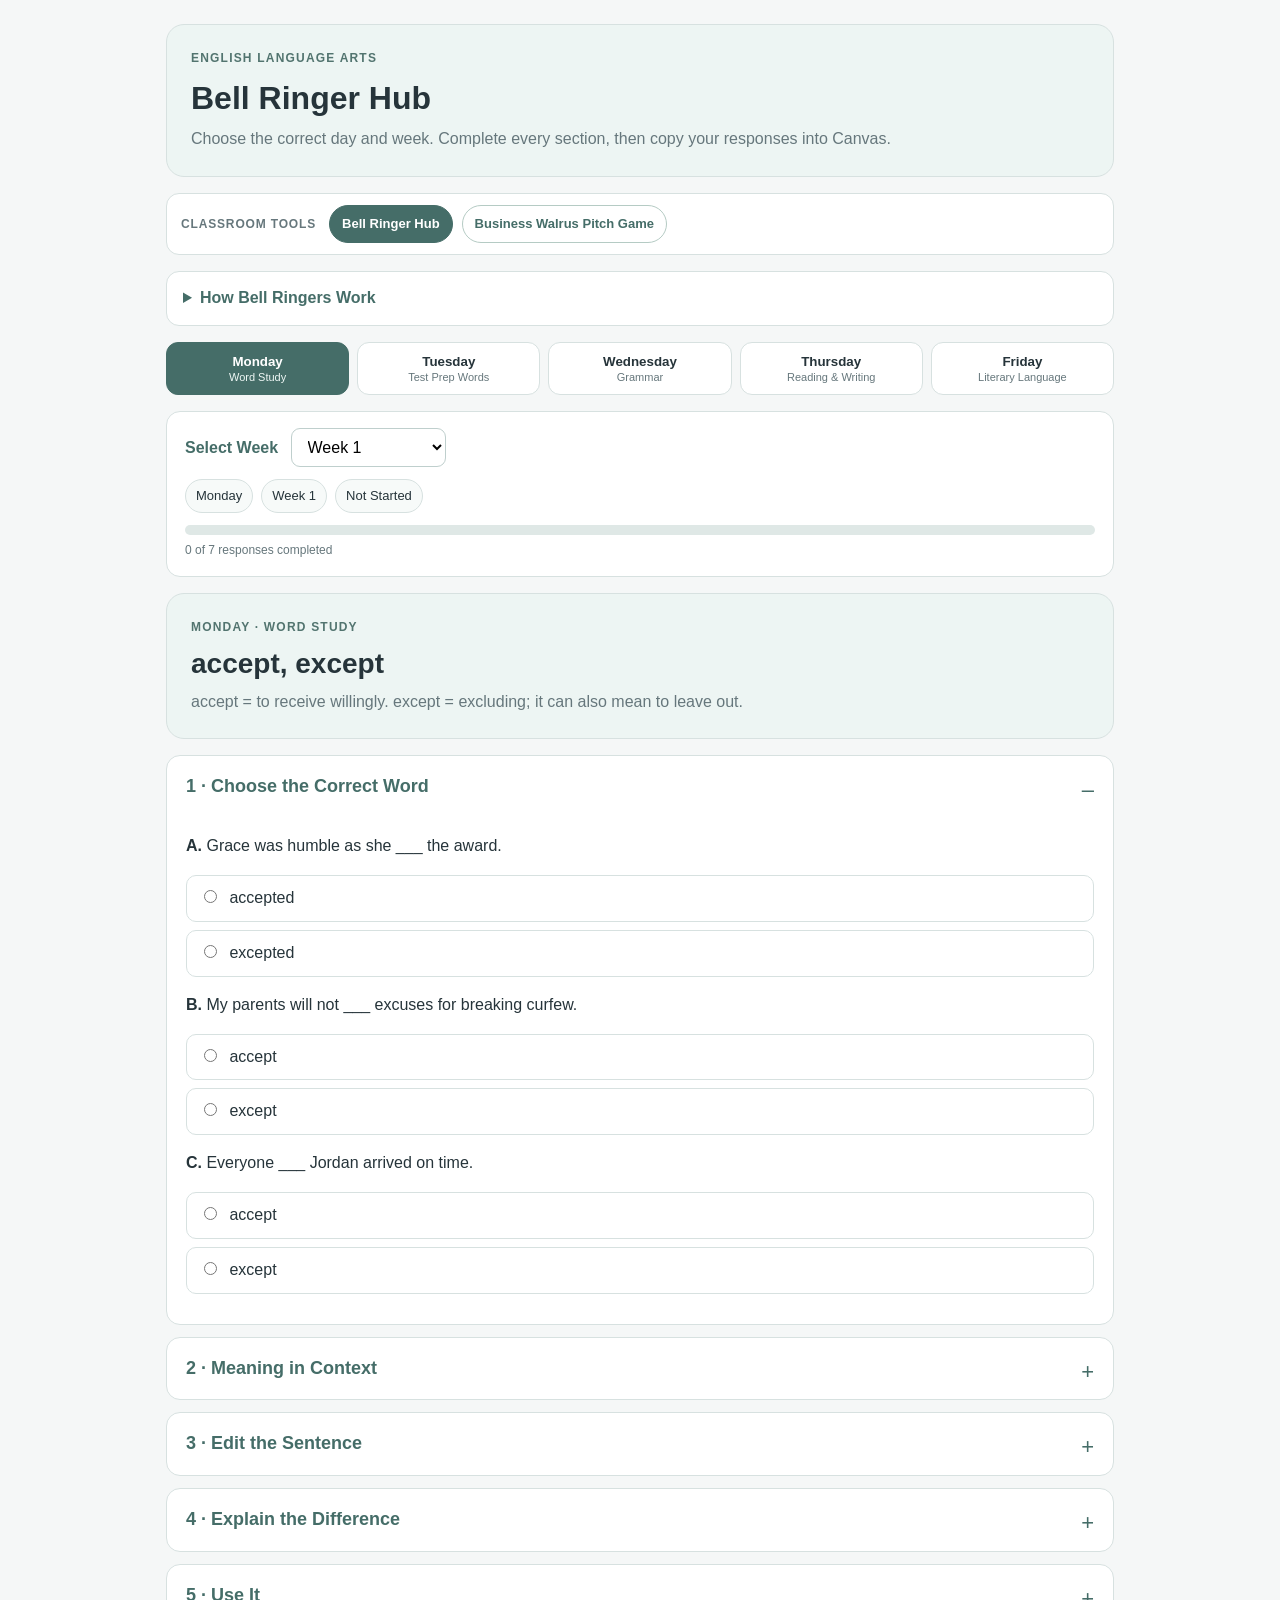
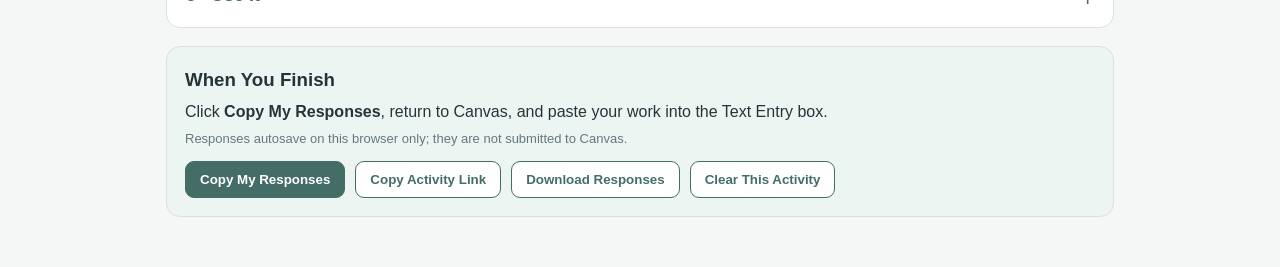
<file: index.html>
<!doctype html>
<html lang="en">
<head>
<meta charset="utf-8">
<meta name="viewport" content="width=device-width,initial-scale=1">
<title>ELA Bell Ringer Hub</title>
<meta name="description" content="Interactive ELA bell ringers for vocabulary, grammar, reading, writing, and literary language.">
<link rel="stylesheet" href="./styles.css">
</head>
<body>
<main class="wrap">
  <section class="hero">
    <div class="kicker">English Language Arts</div>
    <h1>Bell Ringer Hub</h1>
    <p class="sub">Choose the correct day and week. Complete every section, then copy your responses into Canvas.</p>
  </section>

  <nav class="toolNav" aria-label="Other classroom activities"><span class="toolNavLabel">Classroom tools</span><a class="toolNavLink active" href="./" aria-current="page">Bell Ringer Hub</a><a class="toolNavLink" href="./business-walrus/">Business Walrus Pitch Game</a></nav>

  <section class="intro">
    <details>
      <summary>How Bell Ringers Work</summary>
      <div class="introBody">
        <p>Bell Ringers are short skill-building activities completed at the beginning of class. They provide regular practice with reading, writing, vocabulary, grammar, and test-taking skills used throughout English Language Arts and on STAAR.</p>
        <p>Choose the correct <strong>day</strong> and <strong>week</strong>, then complete each section carefully and independently unless told otherwise.</p>
        <p>When you finish, click <strong>Copy My Responses</strong>, return to Canvas, and paste your work into the Text Entry box.</p>
      </div>
    </details>
  </section>

  <nav class="days" aria-label="Bell ringer day">
    <button type="button" aria-pressed="false" data-day="monday">Monday<span>Word Study</span></button>
    <button type="button" aria-pressed="false" data-day="tuesday">Tuesday<span>Test Prep Words</span></button>
    <button type="button" aria-pressed="false" data-day="wednesday">Wednesday<span>Grammar</span></button>
    <button type="button" aria-pressed="false" data-day="thursday">Thursday<span>Reading &amp; Writing</span></button>
    <button type="button" aria-pressed="false" data-day="friday">Friday<span>Literary Language</span></button>
  </nav>

  <section class="controls">
    <div>
      <label for="weekSelect">Select Week</label>
      <select id="weekSelect"></select>
    </div>
    <div class="meta">
      <span class="pill" id="dayPill">Monday</span>
      <span class="pill" id="weekPill">Week 1</span>
      <span class="pill" id="statusPill">Not Started</span>
    </div>
    <div class="progressShell" id="progressShell" role="progressbar" aria-label="Activity completion" aria-valuemin="0" aria-valuemax="100" aria-valuenow="0"><div id="progress" class="progress"></div></div>
    <p class="progressText" id="progressText" aria-live="polite">0 of 0 responses completed</p>
  </section>

  <section class="activityHead">
    <div class="kicker" id="categoryLabel">Monday · Word Study</div>
    <h2 id="activityTitle">Loading…</h2>
    <p id="activityRule"></p>
  </section>

  <div id="activity"></div>

  <section class="finish">
    <h3>When You Finish</h3>
    <p>Click <strong>Copy My Responses</strong>, return to Canvas, and paste your work into the Text Entry box.</p>
    <p id="storageNote" class="storageNote">Responses save on this browser only, not to Canvas.</p>
    <div class="actions">
      <button id="copyBtn" type="button">Copy My Responses</button>
      <button id="shareBtn" class="secondary" type="button">Copy Activity Link</button>
      <button id="downloadBtn" class="secondary" type="button">Download Responses</button>
      <button id="clearBtn" class="secondary" type="button">Clear This Activity</button>
    </div>
    <div id="toast" class="toast" role="status" aria-live="polite">Copied! Paste your responses into Canvas.</div>
    <label id="copyFallbackLabel" for="copyFallback" class="copyFallbackLabel" hidden>Manual copy: select and copy the text below.</label>
    <textarea id="copyFallback" readonly hidden aria-label="Text to copy manually"></textarea>
  </section>
</main>
<script src="./monday.js"></script>
<script src="./tuesday.js"></script>
<script src="./wednesday.js"></script>
<script src="./thursday.js"></script>
<script src="./friday.js"></script>
<script src="./app.js"></script>
</body>
</html>
</file>
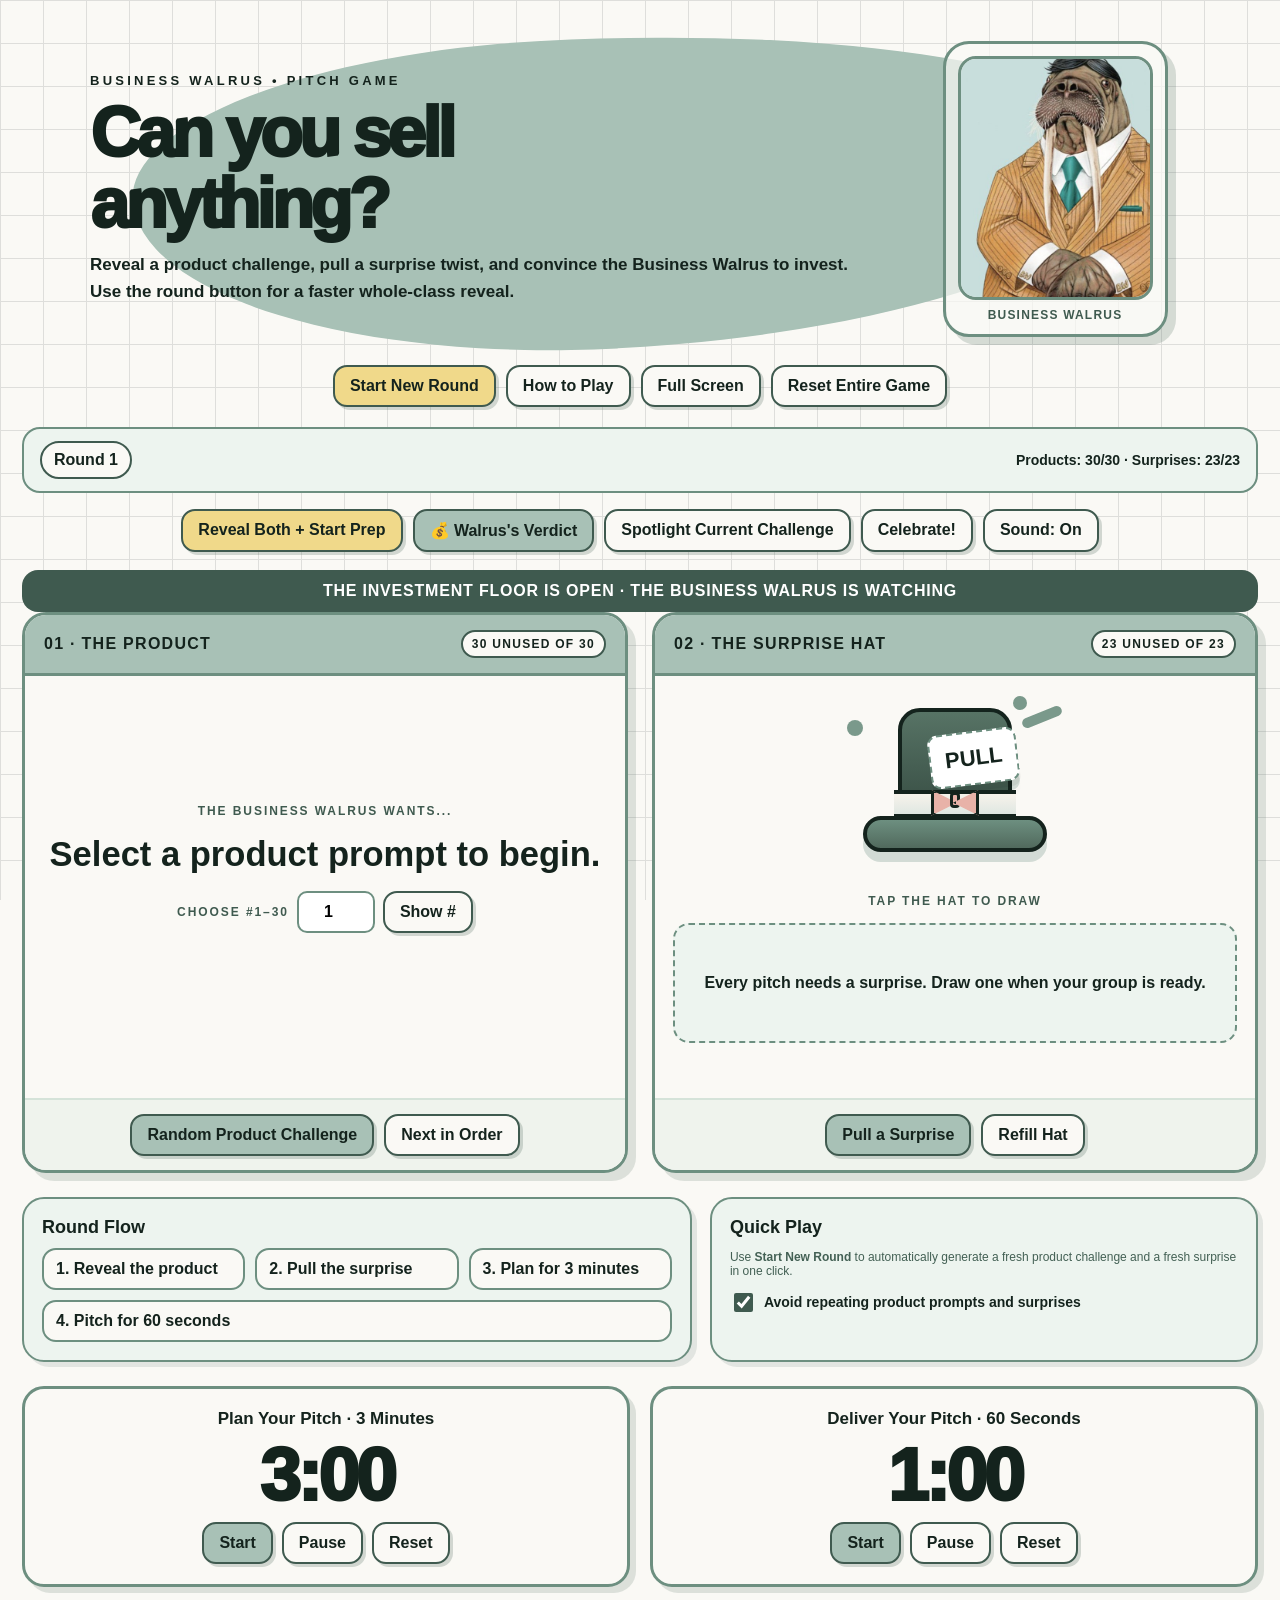
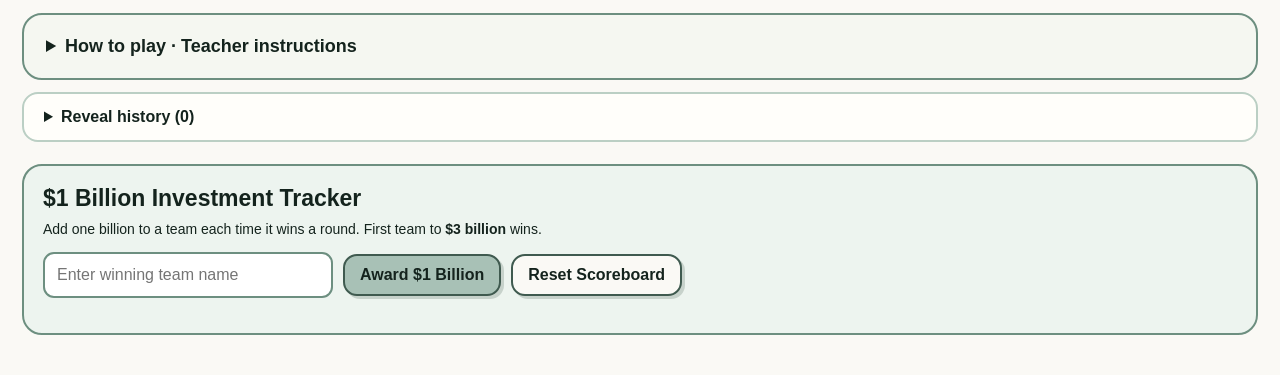
<file: business-walrus/index.html>
<!doctype html>
<html lang="en">
<head>
<meta charset="utf-8">
<meta name="viewport" content="width=device-width,initial-scale=1">
<title>Business Walrus Pitch Game</title>
<style>
:root{--sage:#a8c1b6;--moss:#6d8f80;--dark:#3f5a4f;--cream:#faf9f5;--grid:#dededb;--ink:#14231d;--mint:#edf4ef;--gold:#f0d98a;--rose:#e8b2a8}
*{box-sizing:border-box}
body{margin:0;background:var(--cream);background-image:linear-gradient(var(--grid) 1px,transparent 1px),linear-gradient(90deg,var(--grid) 1px,transparent 1px);background-size:43px 43px;color:var(--ink);font-family:'Trebuchet MS',Arial,sans-serif}
button,input{font:inherit}
button{cursor:pointer}
button:disabled{opacity:.45;cursor:not-allowed}
.wrap{max-width:1280px;margin:auto;padding:26px 22px 40px}
.hero{position:relative;padding:22px 12px 18px}
.hero:before{content:"";position:absolute;inset:10px 9% 0;z-index:-1;background:var(--sage);border-radius:41% 59% 53% 47% / 44% 47% 53% 56%;transform:rotate(-3deg)}
.hero-inner{display:grid;grid-template-columns:minmax(0,1.3fr) minmax(250px,.85fr);gap:20px;align-items:center;max-width:1100px;margin:0 auto}
.kicker{text-transform:uppercase;letter-spacing:.25em;font-weight:900;font-size:13px}
.hero h1{font-size:clamp(36px,6vw,70px);letter-spacing:-.06em;line-height:1.02;margin:10px 0 12px;font-weight:1000}
.hero p{max-width:760px;margin:0;font-weight:700;font-size:17px;line-height:1.55}
.walrus-card{justify-self:center;background:rgba(250,249,245,.7);padding:12px;border:3px solid var(--moss);border-radius:26px;box-shadow:8px 8px 0 rgba(83,110,97,.22)}
.walrus-photo{display:block;width:min(260px,100%);aspect-ratio:4/5;object-fit:cover;object-position:center 14%;border-radius:18px;border:3px solid var(--moss);background:#d6e4de}
.walrus-cap{text-align:center;font-size:12px;font-weight:800;color:var(--dark);text-transform:uppercase;letter-spacing:.1em;margin-top:8px}
.toolbar{display:flex;align-items:center;justify-content:center;gap:10px;flex-wrap:wrap;margin:18px 0 20px}
.btn{background:var(--cream);border:2px solid var(--dark);border-radius:14px;padding:10px 15px;font-weight:900;color:var(--ink);box-shadow:3px 3px 0 rgba(83,110,97,.25);transition:transform .15s, box-shadow .15s, background .15s}
.btn.primary{background:var(--sage)}
.btn.gold{background:var(--gold)}
.btn:hover:not(:disabled){transform:translateY(-2px)}
.round-bar{display:flex;justify-content:space-between;align-items:center;gap:14px;flex-wrap:wrap;background:var(--mint);border:2px solid var(--moss);border-radius:18px;padding:12px 16px;margin-bottom:16px}
.round-chip{font-weight:900;background:var(--cream);padding:8px 12px;border:2px solid var(--dark);border-radius:999px}
.game{display:grid;grid-template-columns:minmax(0,1fr) minmax(0,1fr);gap:24px}
.card{background:var(--cream);border:3px solid var(--moss);border-radius:24px;overflow:hidden;box-shadow:8px 8px 0 rgba(83,110,97,.18);display:flex;flex-direction:column;min-height:430px;position:relative}
.card.reveal{animation:pop .45s ease}
@keyframes pop{0%{transform:scale(.98);box-shadow:0 0 0 rgba(0,0,0,0)}100%{transform:none}}
.card-head{background:var(--sage);padding:15px 19px;border-bottom:3px solid var(--moss);display:flex;justify-content:space-between;align-items:center;gap:10px;font-weight:900;text-transform:uppercase;letter-spacing:.08em}
.pill{font-size:12px;border:2px solid var(--dark);border-radius:100px;padding:5px 9px;background:var(--cream)}
.content{flex:1;display:flex;flex-direction:column;justify-content:center;align-items:center;text-align:center;gap:15px;padding:28px 22px}
.mini{color:var(--dark);font-size:12px;text-transform:uppercase;letter-spacing:.16em;font-weight:900}
.big{font-size:clamp(23px,2.7vw,36px);line-height:1.23;font-weight:900}
.twist-box{border:2px dashed var(--moss);border-radius:16px;padding:16px;background:var(--mint);width:100%;font-weight:800;line-height:1.5;min-height:120px;display:flex;align-items:center;justify-content:center}
.number-row{display:flex;gap:8px;align-items:center;flex-wrap:wrap;justify-content:center}
.number-row input{width:78px;text-align:center;padding:10px;border-radius:10px;border:2px solid var(--moss);background:white;font-weight:900}
.card-actions{padding:14px;border-top:2px solid #d5e3d9;display:flex;justify-content:center;flex-wrap:wrap;gap:10px;background:#eff3ed}
.status{min-height:22px;font-weight:800;color:var(--dark);font-size:13px}
/* prettier hat */
.hat-stage{position:relative;display:flex;flex-direction:column;align-items:center;gap:10px}
.sparkles{position:absolute;inset:-10px auto auto 50%;width:260px;height:210px;transform:translateX(-50%);pointer-events:none}
.sparkles span{position:absolute;color:#fff;background:var(--moss);border-radius:999px;display:block;opacity:.9}
.sparkles .s1{width:16px;height:16px;left:22px;top:36px;border-radius:50%}
.sparkles .s2{width:42px;height:10px;right:22px;top:28px;transform:rotate(-22deg)}
.sparkles .s3{width:14px;height:14px;right:58px;top:12px;border-radius:50%}
.sparkles .s4{width:30px;height:10px;left:40px;bottom:56px;transform:rotate(28deg)}
.hat{width:220px;height:190px;position:relative;cursor:pointer;outline-offset:6px;filter:drop-shadow(0 10px 0 rgba(109,143,128,.28));flex-shrink:0}
.hat:focus-visible{outline:3px dashed var(--dark);border-radius:24px}
.hat-top{position:absolute;left:53px;top:14px;width:114px;height:116px;border:4px solid var(--ink);background:linear-gradient(180deg,#577365 0%,#354b41 100%);border-radius:22px 22px 30px 30px}
.hat-band{position:absolute;left:49px;top:96px;width:122px;height:28px;background:linear-gradient(180deg,#f7f3eb 0%,#dfe7e2 100%);border:4px solid var(--ink);border-left-width:0;border-right-width:0}
.hat-bow{position:absolute;left:86px;top:88px;width:48px;height:44px}
.hat-bow:before,.hat-bow:after{content:"";position:absolute;top:8px;width:20px;height:20px;background:var(--rose);border:3px solid var(--ink)}
.hat-bow:before{left:0;clip-path:polygon(100% 50%,0 0,0 100%)}
.hat-bow:after{right:0;clip-path:polygon(0 50%,100% 0,100% 100%)}
.hat-knot{position:absolute;left:19px;top:10px;width:10px;height:16px;background:var(--rose);border:3px solid var(--ink);border-radius:4px}
.hat-brim{position:absolute;left:18px;top:122px;width:184px;height:36px;border:4px solid var(--ink);border-radius:999px;background:linear-gradient(180deg,#6d8f80 0%,#516a5d 100%)}
.hat-paper{position:absolute;left:84px;top:37px;background:white;border:2px dashed var(--moss);padding:12px 14px;border-radius:10px;font-size:22px;font-weight:900;transform:rotate(-7deg);transition:top .22s, transform .22s;box-shadow:0 6px 0 rgba(0,0,0,.06)}
.hat:hover .hat-paper,.hat:focus-visible .hat-paper{top:14px;transform:rotate(6deg)}
.hat.draw .hat-paper{top:-6px;transform:rotate(11deg)}
.hat.draw{animation:shake .55s ease-in-out}
@keyframes shake{25%{transform:rotate(-5deg)}75%{transform:rotate(5deg)}}
.pull-label{font-size:12px;text-transform:uppercase;font-weight:900;letter-spacing:.16em;color:var(--dark)}
.action-strip{display:grid;grid-template-columns:1.1fr .9fr;gap:18px;margin:24px 0}
.panel{background:var(--mint);border:2px solid var(--moss);border-radius:22px;padding:18px;box-shadow:5px 5px 0 rgba(83,110,97,.14)}
.panel h3{margin:0 0 10px;font-size:18px}
.step-row{display:flex;gap:10px;flex-wrap:wrap}
.step{padding:10px 12px;border-radius:14px;background:var(--cream);border:2px solid var(--moss);font-weight:800;flex:1;min-width:170px}
.timers{display:grid;grid-template-columns:1fr 1fr;gap:20px;margin:0 0 26px}
.timer{border:3px solid var(--moss);border-radius:22px;background:var(--cream);padding:20px;text-align:center;box-shadow:6px 6px 0 rgba(83,110,97,.18)}
.timer-title{font-size:17px;font-weight:900}
.clock{font-size:clamp(45px,6vw,74px);font-weight:1000;letter-spacing:-.05em;font-variant-numeric:tabular-nums;margin:4px 0}
.timer-controls{display:flex;justify-content:center;gap:9px;flex-wrap:wrap}
.bottom{display:flex;align-items:center;justify-content:space-between;gap:15px;flex-wrap:wrap;margin:22px 0}
.counts{font-size:14px;font-weight:800}
.checkbox{font-weight:800;font-size:14px;display:flex;gap:8px;align-items:center}
.checkbox input{accent-color:var(--dark);width:19px;height:19px}
.instructions{background:#f5f7f1;border:2px solid var(--moss);border-radius:20px;padding:17px 22px;line-height:1.6;margin-top:20px}
.instructions summary{font-weight:900;cursor:pointer;font-size:18px}
.log{border:2px solid #bbcfc4;background:#fffefa;border-radius:16px;padding:14px 20px;margin-top:12px}
.log summary{font-weight:900;cursor:pointer}
.log li{margin:8px 0;line-height:1.5}
.score{margin-top:22px;background:var(--mint);border:2px solid var(--moss);border-radius:20px;padding:19px}
.score h2{margin:0 0 7px;font-size:23px}
.score p{font-size:14px;margin:0 0 12px;line-height:1.5}
.score-row{display:flex;gap:10px;flex-wrap:wrap;align-items:center}
.score-row input{min-width:175px;flex:1;max-width:290px;padding:12px;border-radius:11px;border:2px solid var(--moss)}
.score-list{padding-left:22px;line-height:1.8}
.score-list li{margin:6px 0}
.winner{font-size:17px;font-weight:900}
.small{font-size:12px;color:#436054}
@media(max-width:920px){.wrap{padding:16px}.hero:before{inset:0 2%}.hero-inner,.timers,.action-strip{grid-template-columns:1fr}.hero h1{font-size:43px}.walrus-photo{max-width:215px}.card{min-height:360px}.content{padding:22px}.timer{padding:14px}}@media(max-width:700px){.game{grid-template-columns:1fr}}
@media(prefers-reduced-motion:reduce){*{animation:none!important;transition:none!important}}
</style>

<style>
/* Deluxe projector edition */
body{background-attachment:fixed}
.hero{padding:15px 12px 10px}
.hero-inner{grid-template-columns:minmax(0,1.5fr) minmax(170px,.5fr)}
.walrus-photo{width:195px;aspect-ratio:4/5;object-position:center}
.game{grid-template-columns:minmax(0,1fr) minmax(0,1fr)!important}
.card{min-height:405px}
.content{padding:18px}
.deluxe-bar{display:flex;gap:10px;flex-wrap:wrap;justify-content:center;margin:10px 0 18px}
.deluxe-banner{padding:12px 18px;background:#3f5a4f;color:white;border-radius:16px;font-weight:900;text-align:center;letter-spacing:.05em}
.deluxe-modal{position:fixed;inset:0;background:#15271fdd;z-index:999;display:none;align-items:center;justify-content:center;padding:20px}
.deluxe-modal.open{display:flex}
.deluxe-modal-inner{max-width:800px;width:100%;background:#faf9f5;border:6px solid #a8c1b6;border-radius:30px;padding:32px;text-align:center;box-shadow:0 25px 100px #0007}
.deluxe-modal h2{font-size:clamp(32px,5vw,60px);margin:10px 0}
.deluxe-modal p{font-size:clamp(20px,3vw,32px);font-weight:800;line-height:1.4}
.deluxe-close{float:right}
@media(min-width:700px){.game{grid-template-columns:minmax(0,1fr) minmax(0,1fr)!important}}
@media(max-width:699px){.game{grid-template-columns:1fr!important}}
</style>
</head>
<body>
<main class="wrap">
<header class="hero">
  <div class="hero-inner">
    <div>
      <div class="kicker">Business Walrus • Pitch Game</div>
      <h1>Can you sell<br>anything?</h1>
      <p>Reveal a product challenge, pull a surprise twist, and convince the Business Walrus to invest. Use the round button for a faster whole-class reveal.</p>
    </div>
    <div class="walrus-card">
      <img class="walrus-photo" src="[data-uri]" alt="Business Walrus in a striped suit">
      <div class="walrus-cap">Business Walrus</div>
    </div>
  </div>
</header>

<div class="toolbar">
  <button class="btn gold" id="startRound">Start New Round</button>
  <button class="btn" id="help">How to Play</button>
  <button class="btn" id="fullscreen">Full Screen</button>
  <button class="btn" id="allreset">Reset Entire Game</button>
</div>

<div class="round-bar">
  <div class="round-chip" id="roundChip">Round 1</div>
  <div class="counts" id="counts">Products: 30/30 · Surprises: 23/23</div>
</div>


<div class="deluxe-bar">
<button class="btn gold" id="deluxeRound">Reveal Both + Start Prep</button>
<button class="btn primary" id="deluxeJudge">💰 Walrus's Verdict</button>
<button class="btn" id="deluxeSpotlight">Spotlight Current Challenge</button>
<button class="btn" id="deluxeConfetti">Celebrate!</button>
<button class="btn" id="deluxeSound">Sound: On</button>
</div>
<div class="deluxe-banner" id="deluxeBanner">THE INVESTMENT FLOOR IS OPEN · THE BUSINESS WALRUS IS WATCHING</div>
<div class="deluxe-modal" id="deluxeModal" role="dialog" aria-modal="true" aria-label="Game spotlight">
<div class="deluxe-modal-inner">
<button class="btn deluxe-close" id="deluxeClose">X Close</button>
<h2 id="deluxeModalTitle">Business Walrus</h2>
<p id="deluxeModalText"></p>
<button class="btn primary" id="deluxeModalDone">Back to Game</button>
</div></div>
<section class="game" aria-label="Pitch activity">
  <section class="card" id="askCard">
    <div class="card-head"><span>01 · The Product</span><span class="pill" id="askCount">30 unused of 30</span></div>
    <div class="content">
      <div class="mini">The Business Walrus wants...</div>
      <div class="big" id="askText" aria-live="polite">Select a product prompt to begin.</div>
      <div class="number-row"><label for="askNum" class="mini">Choose #1–30</label><input id="askNum" type="number" min="1" max="30" value="1"><button class="btn" id="chooseAsk">Show #</button></div>
      <div class="status" id="askStatus"></div>
    </div>
    <div class="card-actions"><button class="btn primary" id="randomAsk">Random Product Challenge</button><button class="btn" id="nextAsk">Next in Order</button></div>
  </section>

  <section class="card" id="twistCard">
    <div class="card-head"><span>02 · The Surprise Hat</span><span class="pill" id="twistCount">23 unused of 23</span></div>
    <div class="content">
      <div class="hat-stage">
        <div class="sparkles" aria-hidden="true"><span class="s1"></span><span class="s2"></span><span class="s3"></span><span class="s4"></span></div>
        <div class="hat" id="hat" role="button" tabindex="0" aria-label="Pull a random surprise from the hat">
          <div class="hat-top"></div>
          <div class="hat-paper">PULL</div>
          <div class="hat-band"></div>
          <div class="hat-bow"><div class="hat-knot"></div></div>
          <div class="hat-brim"></div>
        </div>
        <div class="pull-label">Tap the hat to draw</div>
      </div>
      <div class="twist-box" id="twistText" aria-live="polite">Every pitch needs a surprise. Draw one when your group is ready.</div>
      <div class="status" id="twistStatus"></div>
    </div>
    <div class="card-actions"><button class="btn primary" id="draw">Pull a Surprise</button><button class="btn" id="resetTwists">Refill Hat</button></div>
  </section>
</section>

<section class="action-strip">
  <div class="panel">
    <h3>Round Flow</h3>
    <div class="step-row">
      <div class="step">1. Reveal the product</div>
      <div class="step">2. Pull the surprise</div>
      <div class="step">3. Plan for 3 minutes</div>
      <div class="step">4. Pitch for 60 seconds</div>
    </div>
  </div>
  <div class="panel">
    <h3>Quick Play</h3>
    <p class="small">Use <strong>Start New Round</strong> to automatically generate a fresh product challenge and a fresh surprise in one click.</p>
    <label class="checkbox"><input type="checkbox" id="norepeat" checked>Avoid repeating product prompts and surprises</label>
  </div>
</section>

<section class="timers">
  <div class="timer"><div class="timer-title">Plan Your Pitch · 3 Minutes</div><div class="clock" id="planClock">3:00</div><div class="timer-controls"><button class="btn primary" id="planStart">Start</button><button class="btn" id="planPause">Pause</button><button class="btn" id="planReset">Reset</button></div></div>
  <div class="timer"><div class="timer-title">Deliver Your Pitch · 60 Seconds</div><div class="clock" id="pitchClock">1:00</div><div class="timer-controls"><button class="btn primary" id="pitchStart">Start</button><button class="btn" id="pitchPause">Pause</button><button class="btn" id="pitchReset">Reset</button></div></div>
</section>

<details class="instructions" id="guide"><summary>How to play · Teacher instructions</summary><ol><li>Make groups of entrepreneurs. Reveal the Business Walrus's product challenge for the round.</li><li>Each group designs a product that meets the request. Draw a surprise from the hat and incorporate it into the pitch.</li><li>Give groups <strong>3 minutes</strong> to prepare, then <strong>60 seconds</strong> per group to pitch their idea.</li><li>After everyone pitches, use anonymous votes or your own judgment to award the round.</li><li>The first team to earn <strong>$3 billion</strong> in investments wins.</li></ol></details>

<details class="log"><summary>Reveal history (<span id="logCount">0</span>)</summary><ol id="history"></ol></details>

<section class="score"><h2>$1 Billion Investment Tracker</h2><p>Add one billion to a team each time it wins a round. First team to <strong>$3 billion</strong> wins.</p><div class="score-row"><input id="teamName" placeholder="Enter winning team name"><button class="btn primary" id="award">Award $1 Billion</button><button class="btn" id="resetScore">Reset Scoreboard</button></div><ol class="score-list" id="scores"></ol><div class="winner" id="winner"></div></section>
</main>

<script>
const asks = ['Something to use at the beach', 'An educational product', 'A better way to welcome people into your home than a welcome mat', 'A product for fire emergencies', 'A new type of social network', 'Something for bald people', 'A product for gamers', 'Something that helps you be more productive', 'A cute little product that makes everyone smile', 'A revolutionary kitchen product', 'Something for astronauts', 'A product that helps you get out of stuff you don’t want to do', 'Something just for ducks', 'A revolutionary fitness device', 'A must-have product for birthday parties', 'A game-changing shoe innovation', 'A product to use when you can’t fall asleep', 'Something to prevent concussions in contact sports', 'A product to help the elderly', 'A way to improve the restaurant experience', 'Something that prevents food waste', 'A product for teachers', 'Something that helps people with low self-esteem feel better about themselves', 'Improve the experience of going to the dentist', 'The next toy every child will want to have', 'An innovative hair product', 'A more exciting version of the pencil', 'Something that helps you take the perfect selfie', 'A product for camping', 'A way to improve handwriting'];
const surprises = ['The BUSINESS WALRUS appreciates a positive, can-do attitude. Smile as wide as you can throughout your entire pitch.', 'If the BUSINESS WALRUS had palms, he certainly would not refuse any efforts to grease them. Sweeten your pitch by slipping him a bribe of some kind.', 'There are certain slogans that the BUSINESS WALRUS considers to be among mankind’s greatest works of literature (he gets goose-bumps at the mere thought of the words “Eat Mor Chikin”). Inspire him by pitching a great slogan for your product.', 'As you have noticed the BUSINESS WALRUS is an ideal physical specimen, and he respects those who are similarly committed to maintaining an impressive figure. Prove you are built for success by flexing very hard for the entirety of your pitch.', 'The BUSINESS WALRUS admires the ingenuity in how The LEGO Movie takes an existing product and manages to wring millions of additional dollars from it. In your pitch, describe a blockbuster movie that could be produced based on your product.', 'The BUSINESS WALRUS describes the first time hearing the words “I go cukoo for Cocoa Puffs?” as going on a rollercoaster ride. There is nothing more powerful to him than a good slogan. Pitch a slogan with your product.', 'The BUSINESS WALRUS has made billions of dollars licensing technology to the U.S. Army and would like to make even more. Include a military application for your product into your pitch.', 'The BUSINESS WALRUS is looking to expand his market through NASA. Include a space application for your product into your pitch.', 'The BUSINESS WALRUS believes that the Meow Mix jingle should be considered one of the greatest musical compositions of all time. Come up with a jingle for your product.', 'The BUSINESS WALRUS once had a brawl with Steve Jobs, and ever since he’s had a bone to pick with Apple. The group with the most iPhones must add shade at Apple in their pitch.', 'The BUSINESS WALRUS would prefer if you delivered his pitch in his native language, which is just English but with excessive clapping throughout.', 'The BUSINESS WALRUS is pleased to report that he paid exactly $0 in taxes this year. Honor the country that made this possible by making your pitch incredibly patriotic.', 'The BUSINESS WALRUS loves charts and graphs. Draw a chart or graph for him with information relevant to your product.', 'The BUSINESS WALRUS is deeply moved by emotional sob stories. Include one in your pitch.', 'The BUSINESS WALRUS is easily swayed by visuals. Draw an ad for your product to make your pitch more compelling.', 'The BUSINESS WALRUS keeps a busy schedule. Do not waste his time. Use no more than 20 words to deliver your pitch.', 'A source of endless distress for the BUSINESS WALRUS is that he does not know whether he is a mammal, fish, or reptile, and he does not possess the opposable thumbs needed to look it up online. Please find the answer for him on your phone and report it to him during your pitch.', 'The BUSINESS WALRUS would like you to know that he enjoys eating fish sticks. That is all.', 'The BUSINESS WALRUS delights in conflict. Begin your pitch by explaining why the product before yours was actually a terrible idea.', 'During the initial testing of your product, a civilian was gravely injured. Legal action was taken, and as a result, you are now required to disclose to the BUSINESS WALRUA any risks or liabilities posed by your product.', 'The BUSINESS WALRUS is always sniffing for new ways to profit. Come up with an add-on or accessory that could be sold alongside your product.', 'The BUSINESS WALRUS believes it is important to give back. Describe how your product will better the world.', 'The BUSINESS WALRUS only invests in scientifically proven products. Describe one of the clinical trials that was conducted during the development of your product.'];
let unusedAsk=asks.map((_,i)=>i), unusedSurprises=surprises.map((_,i)=>i), history=[], lastSequential=0, busy=false, roundNumber=1;
const $=id=>document.getElementById(id);
function rand(a){ return a[Math.floor(Math.random()*a.length)] }
function updateRoundChip(){$('roundChip').textContent='Round '+roundNumber;}
function animateCard(id){ const c=$(id); c.classList.remove('reveal'); void c.offsetWidth; c.classList.add('reveal'); }
function record(type,index){history.unshift({type,index});$('history').replaceChildren(...history.map(h=>{let li=document.createElement('li');li.textContent=(h.type==='Product'?'PRODUCT #'+(h.index+1)+': ':'SURPRISE: ')+(h.type==='Product'?asks[h.index]:surprises[h.index]);return li}));$('logCount').textContent=history.length}
function update(){ const repeat=$('norepeat').checked; $('askCount').textContent=unusedAsk.length+' unused of 30'; $('twistCount').textContent=unusedSurprises.length+' unused of 23'; $('counts').textContent=`Products: ${unusedAsk.length}/30 · Surprises: ${unusedSurprises.length}/23`; $('randomAsk').disabled=repeat&&!unusedAsk.length; $('draw').disabled=(repeat&&!unusedSurprises.length)||busy; }
function showAsk(i){ if(i<0||i>=asks.length)return; const repeat=$('norepeat').checked; if(repeat&&!unusedAsk.includes(i)){$('askStatus').textContent='That prompt was already used. Choose a new number or turn off no repeats.'; return;} unusedAsk=unusedAsk.filter(v=>v!==i); $('askText').textContent=asks[i]; $('askNum').value=i+1; $('askStatus').textContent='PRODUCT CHALLENGE #'+(i+1); lastSequential=i+1; record('Product',i); animateCard('askCard'); update(); }
function drawTwist(){ if(busy)return; const pool=$('norepeat').checked?unusedSurprises:surprises.map((_,i)=>i); if(!pool.length){$('twistStatus').textContent='The hat is empty! Refill the hat to continue.'; return;} busy=true; update(); $('hat').classList.add('draw'); $('twistText').textContent='Reaching into the hat...'; setTimeout(()=>{ const i=rand(pool); unusedSurprises=unusedSurprises.filter(v=>v!==i); $('twistText').textContent=surprises[i]; $('twistStatus').textContent='SURPRISE #'+(i+1); $('hat').classList.remove('draw'); busy=false; record('Surprise',i); animateCard('twistCard'); update(); },560); }
function startRound(){ const askPool=$('norepeat').checked?unusedAsk:asks.map((_,i)=>i); const twistPool=$('norepeat').checked?unusedSurprises:surprises.map((_,i)=>i); if(!askPool.length || !twistPool.length){ alert('You need at least one unused product and one unused surprise left for a new round.'); return; } showAsk(rand(askPool)); setTimeout(drawTwist,180); resetPlan(); resetPitch(); updateRoundChip(); roundNumber++; }
$('chooseAsk').onclick=()=>showAsk(Number($('askNum').value)-1);
$('randomAsk').onclick=()=>{const pool=$('norepeat').checked?unusedAsk:asks.map((_,i)=>i); if(pool.length)showAsk(rand(pool))};
$('nextAsk').onclick=()=>{let i=lastSequential%30; if($('norepeat').checked){let tries=0; while(!unusedAsk.includes(i)&&tries<30){i=(i+1)%30;tries++} if(!unusedAsk.length){$('askStatus').textContent='All 30 product challenges have been used.'; return;}} showAsk(i);};
$('draw').onclick=drawTwist; $('hat').onclick=drawTwist; $('hat').onkeydown=e=>{if(e.key==='Enter'||e.key===' '){e.preventDefault();drawTwist()}};
$('startRound').onclick=startRound;
$('resetTwists').onclick=()=>{unusedSurprises=surprises.map((_,i)=>i); $('twistText').textContent='All surprises are back in the hat. Draw one for the next pitch.'; $('twistStatus').textContent=''; update();};
$('norepeat').onchange=update;
function timer(label,seconds){ let remain=seconds, interval=null, lastTick=0; const display=$(label+'Clock'); const render=()=>{display.textContent=Math.floor(remain/60)+':'+String(remain%60).padStart(2,'0'); display.style.color=remain===0?'#9f4538':'';}; const pause=()=>{clearInterval(interval); interval=null;}; $(label+'Start').onclick=()=>{ if(interval||remain===0)return; lastTick=Date.now(); interval=setInterval(()=>{ let now=Date.now(), elapsed=Math.floor((now-lastTick)/1000); if(elapsed>0){ lastTick+=elapsed*1000; remain=Math.max(0,remain-elapsed); render(); if(remain===0){ pause(); try{ const ac=new(window.AudioContext||window.webkitAudioContext)(); let o=ac.createOscillator(); let g=ac.createGain(); o.connect(g); g.connect(ac.destination); o.frequency.value=720; g.gain.value=.09; o.start(); o.stop(ac.currentTime+.25); }catch(e){} } } },150); }; $(label+'Pause').onclick=pause; $(label+'Reset').onclick=()=>{ pause(); remain=seconds; render(); }; render(); return ()=>$(label+'Reset').click(); }
const resetPlan=timer('plan',180), resetPitch=timer('pitch',60);
let scores={};
function renderScores(){$('scores').replaceChildren(...Object.entries(scores).sort((a,b)=>b[1]-a[1]).map(([name,value])=>{let li=document.createElement('li'); li.textContent=`${name}: $${value} billion${value>=3?' — WINNER!':''}`; return li;})); let winner=Object.entries(scores).filter(([_,n])=>n>=3).map(([name])=>name); $('winner').textContent=winner.length?'Investment goal reached: '+winner.join(', '):'';}
$('award').onclick=()=>{ let name=$('teamName').value.trim(); if(!name)return $('teamName').focus(); scores[name]=(scores[name]||0)+1; renderScores(); $('teamName').value=''; };
$('resetScore').onclick=()=>{ scores={}; renderScores(); };
$('teamName').onkeydown=e=>{if(e.key==='Enter')$('award').click();};
$('help').onclick=()=>{ $('guide').open=!$('guide').open; $('guide').scrollIntoView({behavior:'smooth',block:'nearest'}); };
$('fullscreen').onclick=()=>{ if(document.fullscreenElement)document.exitFullscreen?.(); else document.documentElement.requestFullscreen?.(); };
$('allreset').onclick=()=>{ if(!confirm('Reset all challenges, surprises, timers, and investment scores?'))return; unusedAsk=asks.map((_,i)=>i); unusedSurprises=surprises.map((_,i)=>i); history=[]; lastSequential=0; busy=false; roundNumber=1; updateRoundChip(); resetPlan(); resetPitch(); scores={}; renderScores(); $('history').replaceChildren(); $('logCount').textContent='0'; $('askText').textContent='Select a product prompt to begin.'; $('twistText').textContent='Every pitch needs a surprise. Draw one when your group is ready.'; $('askStatus').textContent=''; $('twistStatus').textContent=''; $('hat').classList.remove('draw'); update(); };
updateRoundChip(); update();
</script>

<script>
(()=>{
let sound=true;
const byId=id=>document.getElementById(id);
const modal=byId('deluxeModal');
function show(title,body){byId('deluxeModalTitle').textContent=title;byId('deluxeModalText').textContent=body;modal.classList.add('open')}
function close(){modal.classList.remove('open')}
byId('deluxeClose').onclick=close;byId('deluxeModalDone').onclick=close;
modal.addEventListener('click',e=>{if(e.target===modal)close()});
document.addEventListener('keydown',e=>{if(e.key==='Escape')close()});
function beep(freq=650){if(!sound)return;try{let a=new (window.AudioContext||window.webkitAudioContext)(),o=a.createOscillator(),g=a.createGain();o.type='triangle';o.frequency.value=freq;g.gain.value=.045;o.connect(g);g.connect(a.destination);o.start();o.stop(a.currentTime+.16)}catch(e){}}
byId('deluxeSound').onclick=()=>{sound=!sound;byId('deluxeSound').textContent=sound?'Sound: On':'Sound: Off'};
byId('deluxeRound').onclick=()=>{byId('startRound').click();beep(780);setTimeout(()=>{byId('planStart').click();byId('deluxeBanner').textContent='3 MINUTES TO BUILD YOUR BILLION-DOLLAR PITCH'},850)};
byId('deluxeSpotlight').onclick=()=>show('YOUR BILLION-DOLLAR CHALLENGE',byId('askText').textContent+'\n\nSURPRISE: '+byId('twistText').textContent);
byId('deluxeJudge').onclick=()=>{const votes=['THE WALRUS IS INTRIGUED. DEFEND YOUR PRICE!','SHOW ME YOUR TARGET CUSTOMERS!','WHAT MAKES YOUR IDEA DIFFERENT?','WHAT IS YOUR BIGGEST RISK?','HOW WILL YOU MARKET IT?','MAKE ME BELIEVE IN YOUR PRODUCT!'];show('THE WALRUS HAS A QUESTION',votes[Math.floor(Math.random()*votes.length)]);beep(440)};
function celebrate(){beep(950);show('BILLION-DOLLAR ENERGY!','A round worth celebrating! Award $1 billion to the winning team using the scoreboard below.')}
byId('deluxeConfetti').onclick=celebrate;
byId('award').addEventListener('click',()=>{setTimeout(()=>{if(byId('winner').textContent)show('WE HAVE A WINNER!',byId('winner').textContent)},50)});
})();
</script>
</body>
</html>
</file>
<file: styles.css>
:root{--ink:#26343a;--muted:#66777c;--line:#d7e1e0;--soft:#edf5f3;--cream:#faf7ef;--panel:#fff;--accent:#456d68;--accent2:#5f8f8a;--blue:#eef3f7}
*{box-sizing:border-box}
body{margin:0;background:#f5f7f7;color:var(--ink);font-family:Arial,Helvetica,sans-serif;line-height:1.55}
.wrap{max-width:980px;margin:0 auto;padding:24px 16px 50px}
.hero,.activityHead{background:var(--soft);border:1px solid var(--line);border-radius:18px;padding:24px;margin-bottom:16px}
.kicker{font-size:12px;font-weight:800;letter-spacing:1.2px;text-transform:uppercase;color:#52746f}
h1{font-size:32px;margin:6px 0 4px}h2{font-size:28px;margin:6px 0 4px}h3{margin:0 0 6px}
.sub,#activityRule{margin:0;color:var(--muted)}
.intro{background:#fff;border:1px solid var(--line);border-radius:13px;margin-bottom:16px}
.intro summary{cursor:pointer;padding:14px 16px;font-weight:800;color:var(--accent)}
.introBody{padding:0 16px 14px}.introBody p{margin:6px 0}
.days{display:grid;grid-template-columns:repeat(5,1fr);gap:8px;margin-bottom:16px}
.days button{border:1px solid var(--line);background:#fff;color:var(--ink);border-radius:12px;padding:11px 8px;font-weight:800;cursor:pointer}
.days button span{display:block;font-size:11px;font-weight:500;color:var(--muted);margin-top:2px}
.days button.active{background:var(--accent);border-color:var(--accent);color:#fff}
.days button.active span{color:#eef7f5}
.controls{background:#fff;border:1px solid var(--line);border-radius:14px;padding:16px 18px;margin-bottom:16px}
.controls label{font-weight:800;color:var(--accent);margin-right:8px}.controls select{min-width:155px;border:1px solid #bfcfcd;border-radius:9px;padding:9px 12px;font:inherit;background:#fff}
.meta{display:flex;gap:8px;flex-wrap:wrap;margin-top:12px}.pill{background:#f7faf9;border:1px solid var(--line);border-radius:999px;padding:6px 10px;font-size:13px}
.progressShell{height:10px;background:#dfe8e6;border-radius:999px;overflow:hidden;margin-top:12px}.progress{height:100%;width:0;background:var(--accent2);transition:width .2s}
.card{background:#fff;border:1px solid var(--line);border-radius:14px;margin:12px 0;overflow:hidden}
.card summary{padding:17px 19px;cursor:pointer;font-weight:800;font-size:18px;color:var(--accent);list-style:none}.card summary::-webkit-details-marker{display:none}.card summary:after{content:"+";float:right;font-size:22px;font-weight:400}.card[open] summary:after{content:"–"}
.content{padding:0 19px 20px}.options{display:grid;gap:8px;margin:10px 0}.choice{display:block;border:1px solid var(--line);background:#fff;border-radius:10px;padding:10px 12px;cursor:pointer}.choice:hover{background:#f7faf9}.choice input{margin-right:8px}
textarea{width:100%;border:1px solid #ccd8d6;border-radius:9px;padding:10px 11px;font:inherit;background:#fff;min-height:88px;resize:vertical}
.finish{background:var(--soft);border:1px solid var(--line);border-radius:14px;padding:18px;margin-top:18px}.finish p{margin:4px 0}.actions{display:flex;gap:10px;flex-wrap:wrap;margin-top:12px}
.actions button{border:1px solid var(--accent);background:var(--accent);color:#fff;border-radius:9px;padding:10px 14px;font-weight:800;cursor:pointer}.actions button.secondary{background:#fff;color:var(--accent)}
.toast{display:none;margin-top:10px;font-size:13px;color:var(--accent);font-weight:800}
@media(max-width:760px){.days{grid-template-columns:1fr 1fr}.days button:last-child{grid-column:1/-1}.wrap{padding:14px 10px 36px}.hero,.activityHead{padding:18px}h1{font-size:27px}h2{font-size:24px}}

/* Shared-site navigation, browser save guidance, and accessible response tools */
.toolNav{display:flex;align-items:center;gap:9px;flex-wrap:wrap;background:#fff;border:1px solid var(--line);border-radius:13px;padding:11px 14px;margin-bottom:16px}
.toolNavLabel{color:var(--muted);font-weight:800;font-size:12px;text-transform:uppercase;letter-spacing:.07em;margin-right:4px}
.toolNavLink{color:var(--accent);background:#fff;border:1px solid #b5cbc4;border-radius:999px;text-decoration:none;padding:8px 12px;font-size:13px;font-weight:800}
.toolNavLink:hover,.toolNavLink:focus-visible{background:var(--soft);text-decoration:underline}
.toolNavLink.active{background:var(--accent);color:#fff;border-color:var(--accent)}
.progressText{color:var(--muted);font-size:12px;margin:6px 0 0}
.storageNote{font-size:13px;color:var(--muted);margin:10px 0 0}
.copyFallbackLabel{display:block;font-weight:800;margin-top:15px;color:var(--accent)}
#copyFallback{min-height:130px;margin-top:8px}
.copyFallbackLabel[hidden],#copyFallback[hidden]{display:none}
button:focus-visible,a:focus-visible,select:focus-visible,textarea:focus-visible,input:focus-visible{outline:3px solid #2d6861;outline-offset:3px}
@media(max-width:760px){.toolNavLabel{width:100%}.toolNavLink{flex:1;text-align:center}}
</file>
